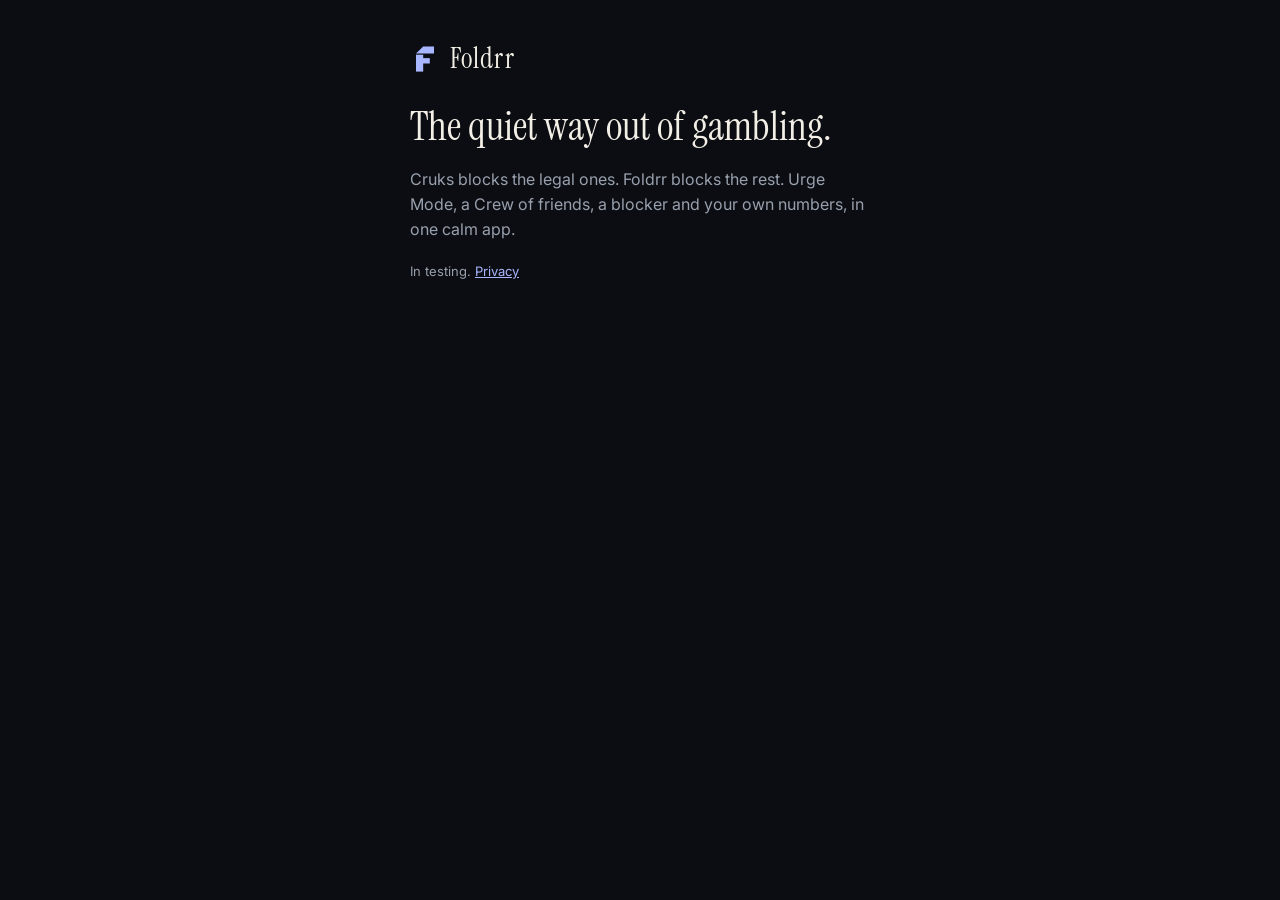
<file: index.html>
<!doctype html>
<html lang="en">
<head>
<meta charset="utf-8">
<meta name="viewport" content="width=device-width, initial-scale=1, viewport-fit=cover">
<title>Foldrr</title>
<link rel="stylesheet" href="https://fonts.googleapis.com/css2?family=Instrument+Serif&family=Inter:wght@400;600&display=swap">
<link rel="stylesheet" href="/shared.css">
</head>
<body>
<main>
  <div class="brand"><svg viewBox="0 0 100 100" aria-hidden="true"><g fill="#A8B5FF"><polygon points="20,32 44,8 80,8 80,32"/><polygon points="20,35.6 44,35.6 44,92 20,92"/><polygon points="43,47 66,47 66,65 43,65"/></g></svg> Foldrr</div>
  <h1>The quiet way out of gambling.</h1>
  <p>Cruks blocks the legal ones. Foldrr blocks the rest. Urge Mode, a Crew of friends, a blocker and your own numbers, in one calm app.</p>
  <p class="small">In testing. <a href="/privacy/">Privacy</a></p>
</main>
</body>
</html>
</file>
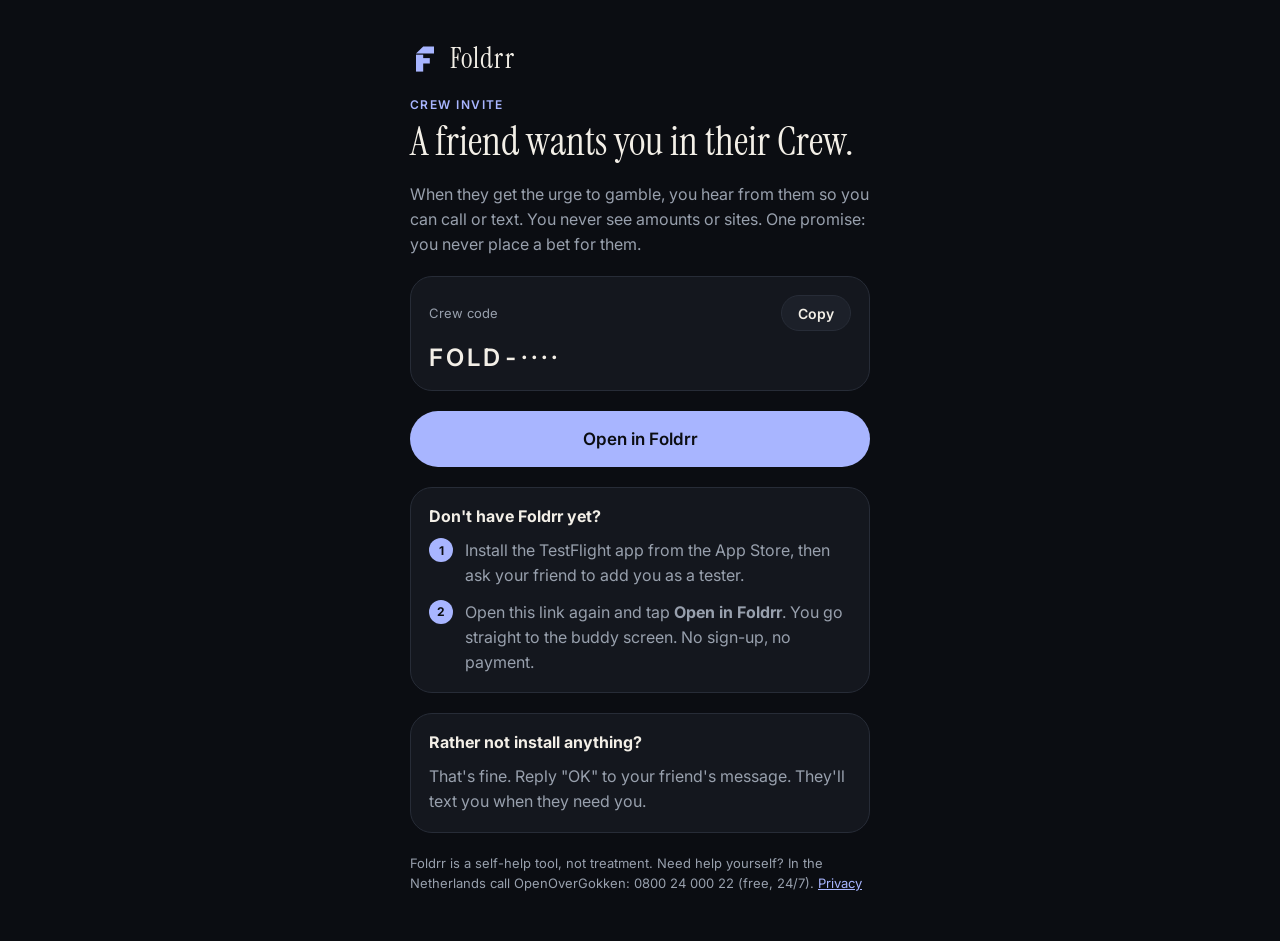
<file: join/index.html>
<!doctype html>
<html lang="en">
<head>
<meta charset="utf-8">
<meta name="viewport" content="width=device-width, initial-scale=1, viewport-fit=cover">
<title>Join a Foldrr Crew</title>
<meta name="description" content="A friend asked you to be in their Foldrr Crew.">
<meta property="og:title" content="Join my Foldrr Crew">
<meta property="og:description" content="Be the friend I can call when the urge to gamble hits.">
<link rel="preconnect" href="https://fonts.googleapis.com">
<link rel="stylesheet" href="https://fonts.googleapis.com/css2?family=Instrument+Serif&family=Inter:wght@400;600&display=swap">
<link rel="stylesheet" href="/shared.css">
</head>
<body>
<main>
  <div class="brand"><svg viewBox="0 0 100 100" aria-hidden="true"><g fill="#A8B5FF"><polygon points="20,32 44,8 80,8 80,32"/><polygon points="20,35.6 44,35.6 44,92 20,92"/><polygon points="43,47 66,47 66,65 43,65"/></g></svg> Foldrr</div>
  <div>
    <div class="eyebrow">Crew invite</div>
    <h1 id="title">A friend wants you in their Crew.</h1>
  </div>
  <p id="lead">When they get the urge to gamble, you hear from them so you can call or text. You never see amounts or sites. One promise: you never place a bet for them.</p>

  <div class="card">
    <div class="row"><span class="small">Crew code</span><button class="btn secondary" id="copy" style="height:36px;padding:0 16px;font-size:14px">Copy</button></div>
    <div class="code" id="code">FOLD-····</div>
  </div>

  <a class="btn primary" id="open" href="#">Open in Foldrr</a>

  <div class="card">
    <strong>Don't have Foldrr yet?</strong>
    <div class="step"><span class="num">1</span><p id="install">Install the TestFlight app from the App Store, then ask your friend to add you as a tester.</p></div>
    <div class="step"><span class="num">2</span><p>Open this link again and tap <strong>Open in Foldrr</strong>. You go straight to the buddy screen. No sign-up, no payment.</p></div>
  </div>

  <div class="card">
    <strong>Rather not install anything?</strong>
    <p id="noapp">That's fine. Reply "OK" to your friend's message. They'll text you when they need you.</p>
  </div>

  <p class="small">Foldrr is a self-help tool, not treatment. Need help yourself? In the Netherlands call OpenOverGokken: 0800 24 000 22 (free, 24/7). <a href="/privacy/">Privacy</a></p>
</main>
<script>
  // Set the public TestFlight link here once Apple has approved external testing.
  const TESTFLIGHT = "";
  const q = new URLSearchParams(location.search);
  const raw = (q.get("c") || "").toUpperCase();
  const m = raw.match(/FOLD-[A-Z0-9]{4}/);
  const code = m ? m[0] : "";
  const name = (q.get("n") || "").slice(0, 40);
  const el = (id) => document.getElementById(id);
  if (code) el("code").textContent = code;
  if (name) {
    el("title").textContent = name + " wants you in their Crew.";
    el("noapp").textContent = "That's fine. Reply \"OK\" to " + name + "'s message. They'll text you when they need you.";
  }
  const appLink = "foldrr://join/" + encodeURIComponent(code) + (name ? "?n=" + encodeURIComponent(name) : "");
  el("open").href = appLink;
  if (TESTFLIGHT) {
    el("install").innerHTML = 'Install Foldrr through TestFlight: <a href="' + TESTFLIGHT + '">tap here</a>.';
  } else if (name) {
    el("install").textContent = "Install the TestFlight app from the App Store, then ask " + name + " to add you as a tester.";
  }
  el("copy").addEventListener("click", async () => {
    try { await navigator.clipboard.writeText(code); el("copy").textContent = "Copied"; }
    catch (e) { const r = document.createRange(); r.selectNodeContents(el("code")); const s = getSelection(); s.removeAllRanges(); s.addRange(r); }
  });
</script>
</body>
</html>
</file>
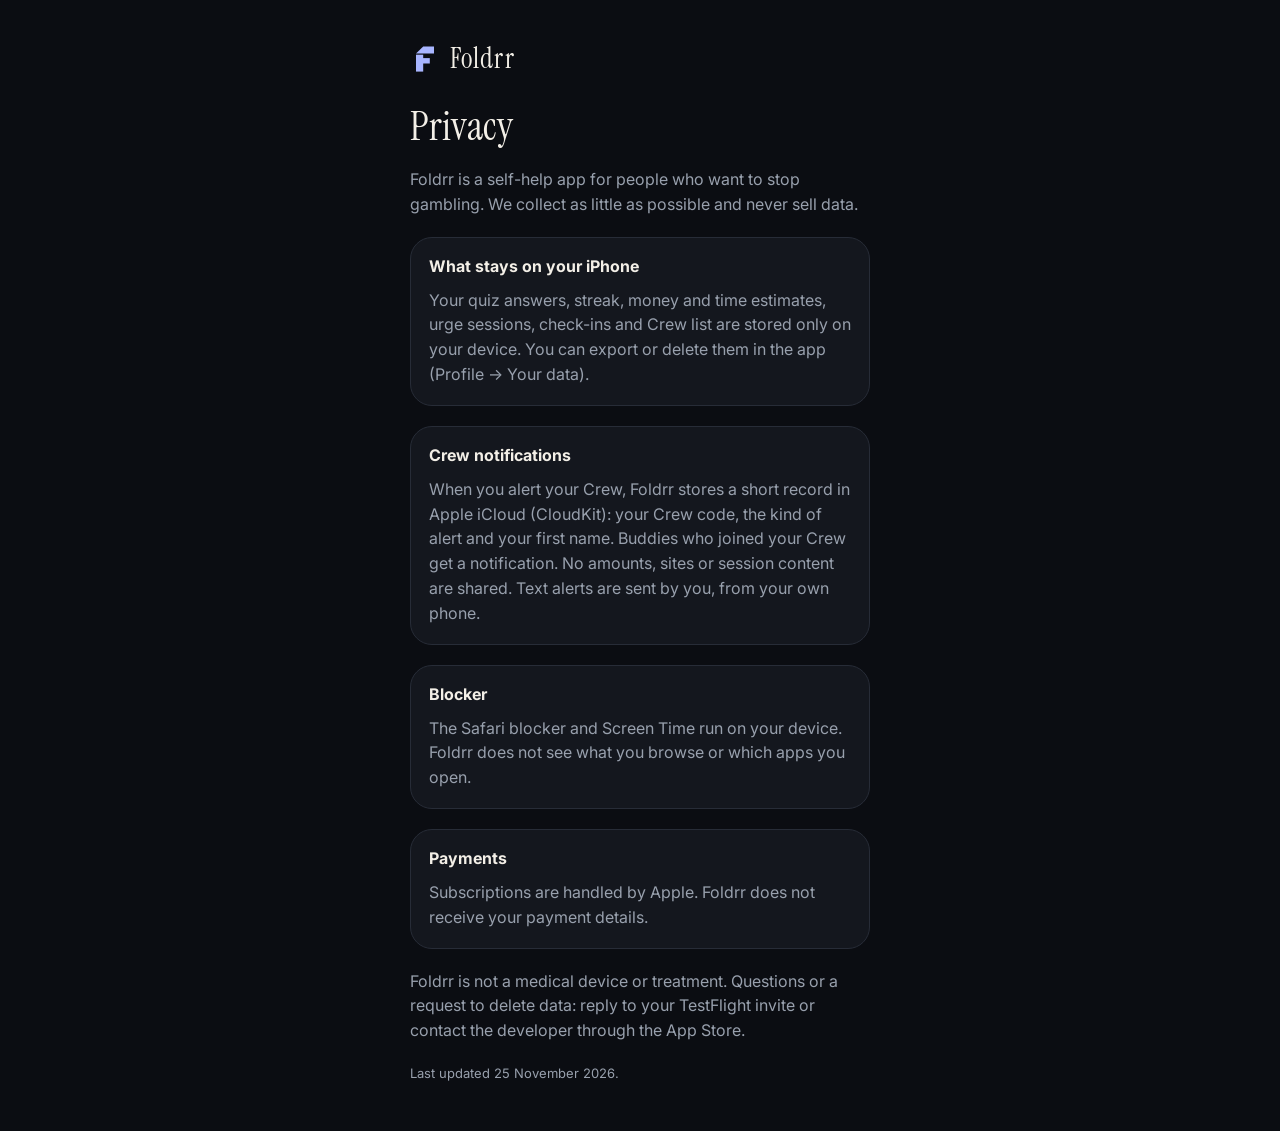
<file: privacy/index.html>
<!doctype html>
<html lang="en">
<head>
<meta charset="utf-8">
<meta name="viewport" content="width=device-width, initial-scale=1, viewport-fit=cover">
<title>Foldrr Privacy</title>
<link rel="stylesheet" href="https://fonts.googleapis.com/css2?family=Instrument+Serif&family=Inter:wght@400;600&display=swap">
<link rel="stylesheet" href="/shared.css">
</head>
<body>
<main>
  <div class="brand"><svg viewBox="0 0 100 100" aria-hidden="true"><g fill="#A8B5FF"><polygon points="20,32 44,8 80,8 80,32"/><polygon points="20,35.6 44,35.6 44,92 20,92"/><polygon points="43,47 66,47 66,65 43,65"/></g></svg> Foldrr</div>
  <h1>Privacy</h1>
  <p>Foldrr is a self-help app for people who want to stop gambling. We collect as little as possible and never sell data.</p>
  <div class="card">
    <strong>What stays on your iPhone</strong>
    <p>Your quiz answers, streak, money and time estimates, urge sessions, check-ins and Crew list are stored only on your device. You can export or delete them in the app (Profile → Your data).</p>
  </div>
  <div class="card">
    <strong>Crew notifications</strong>
    <p>When you alert your Crew, Foldrr stores a short record in Apple iCloud (CloudKit): your Crew code, the kind of alert and your first name. Buddies who joined your Crew get a notification. No amounts, sites or session content are shared. Text alerts are sent by you, from your own phone.</p>
  </div>
  <div class="card">
    <strong>Blocker</strong>
    <p>The Safari blocker and Screen Time run on your device. Foldrr does not see what you browse or which apps you open.</p>
  </div>
  <div class="card">
    <strong>Payments</strong>
    <p>Subscriptions are handled by Apple. Foldrr does not receive your payment details.</p>
  </div>
  <p>Foldrr is not a medical device or treatment. Questions or a request to delete data: reply to your TestFlight invite or contact the developer through the App Store.</p>
  <p class="small">Last updated 25 November 2026.</p>
</main>
</body>
</html>
</file>
<file: shared.css>
:root {
  --midnight: #0B0D12; --slate: #14171E; --slate2: #1C2029; --line: #272C37;
  --ivory: #F3EFE7; --mist: #98A0AD; --moon: #A8B5FF; --held: #8FD3B6; --ember: #F0B27A;
  --serif: "Instrument Serif", Georgia, "Times New Roman", serif;
  --sans: "Inter", -apple-system, BlinkMacSystemFont, "Segoe UI", sans-serif;
  color-scheme: dark;
}
* { box-sizing: border-box; }
html, body { margin: 0; background: var(--midnight); color: var(--ivory); font-family: var(--sans); }
body { min-height: 100vh; padding: 40px max(20px, env(safe-area-inset-left)) 48px max(20px, env(safe-area-inset-right)); }
main { max-width: 460px; margin: 0 auto; display: flex; flex-direction: column; gap: 20px; }
.brand { display: flex; align-items: center; gap: 10px; font-family: var(--serif); font-size: 28px; letter-spacing: .04em; }
.brand svg { width: 30px; height: 30px; }
h1 { font-family: var(--serif); font-weight: 400; font-size: 40px; line-height: 1.05; margin: 8px 0 0; text-wrap: balance; }
p { color: var(--mist); font-size: 16px; line-height: 1.55; margin: 0; }
.card { background: var(--slate); border: 1px solid var(--line); border-radius: 22px; padding: 18px; display: flex; flex-direction: column; gap: 12px; }
.btn { display: flex; align-items: center; justify-content: center; height: 56px; border-radius: 999px; font-weight: 600; font-size: 17px; text-decoration: none; border: 0; cursor: pointer; font-family: var(--sans); }
.btn.primary { background: var(--moon); color: var(--midnight); }
.btn.secondary { background: var(--slate2); color: var(--ivory); border: 1px solid var(--line); }
.btn:focus-visible { outline: 2px solid var(--ivory); outline-offset: 3px; }
.code { font-size: 24px; font-weight: 600; letter-spacing: .12em; font-variant-numeric: tabular-nums; }
.row { display: flex; align-items: center; justify-content: space-between; gap: 12px; }
.eyebrow { text-transform: uppercase; letter-spacing: .12em; font-size: 12px; font-weight: 600; color: var(--moon); }
.step { display: flex; gap: 12px; align-items: flex-start; }
.num { flex: none; width: 24px; height: 24px; border-radius: 50%; background: var(--moon); color: var(--midnight); font-size: 12px; font-weight: 700; display: grid; place-items: center; }
.small { font-size: 13px; color: var(--mist); }
a { color: var(--moon); }
</file>
